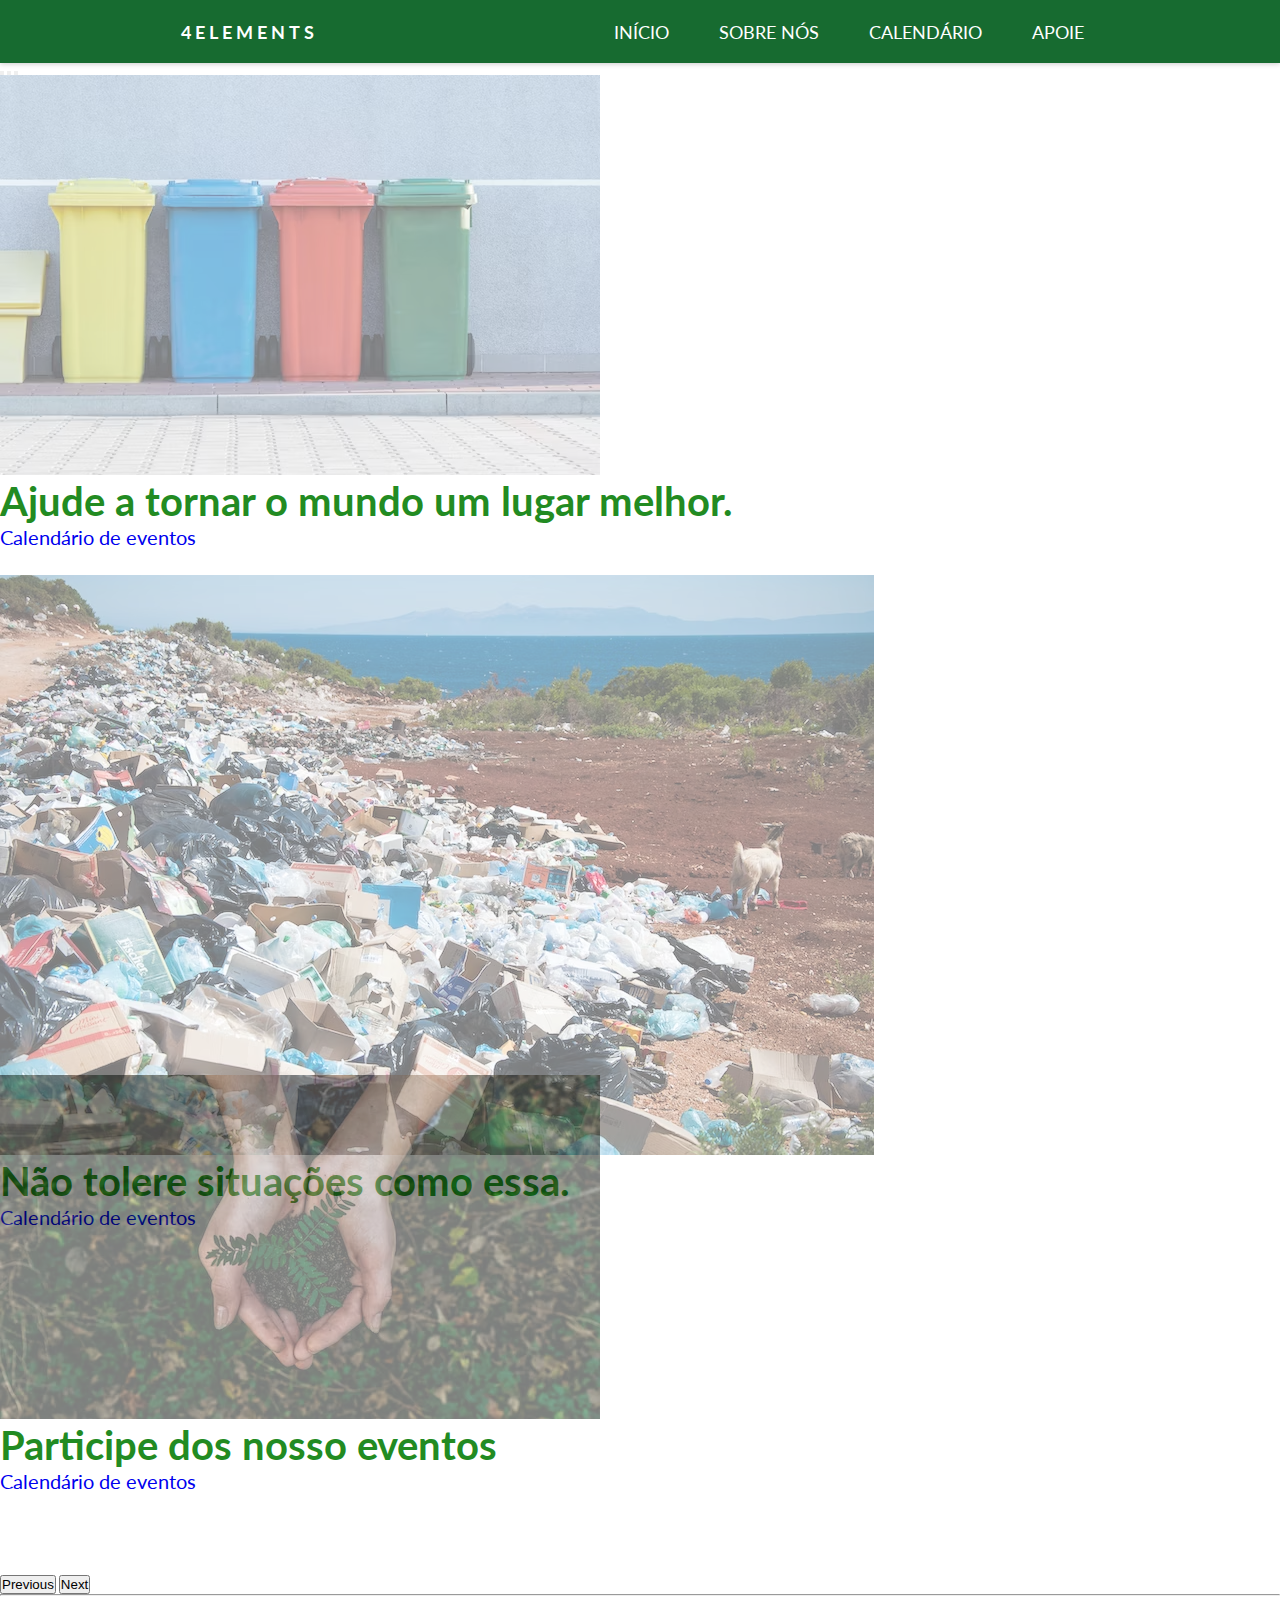
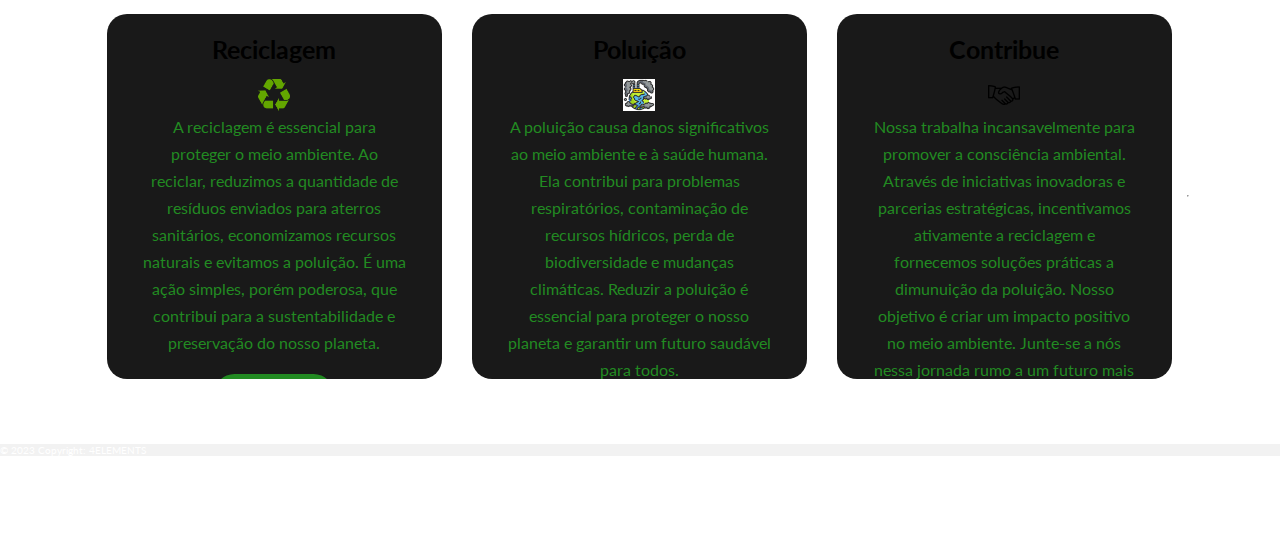
<file: index.html>
<!DOCTYPE html>
<html lang="pt-br">
<head>
    <meta charset="UTF-8">
    <meta http-equiv="X-UA-Compatible" content="IE=edge">
    <meta name="viewport" content="width=device-width, initial-scale=1.0">
    <title>APS</title>
    <link rel="stylesheet" href="styles.css">
    <link href="https://cdn.jsdelivr.net/npm/bootstrap@5.3.0-alpha3/dist/css/bootstrap.min.css" rel="stylesheet"
        integrity="sha384-KK94CHFLLe+nY2dmCWGMq91rCGa5gtU4mk92HdvYe+M/SXH301p5ILy+dN9+nJOZ" crossorigin="anonymous">
    <script src="https://stackpath.bootstrapcdn.com/bootstrap/4.1.3/js/bootstrap.min.js" integrity="sha384-ChfqqxuZUCnJSK3+MXmPNIyE6ZbWh2IMqE241rYiqJxyMiZ6OW/JmZQ5stwEULTy" crossorigin="anonymous"></script>
    
</head>
<body>
    
    <header class="header">
        
        <div class="menu-content">
          <h1 class="logo"> 4Elements</h1>
            <ul class="lista">
              
                <li><a href="index.html" target="_blank">início</a></li>
                <li><a href="sobrenos/sobrenos.html" target="_blank">Sobre nós</a></li>
                <li><a href="calendario/calendario.html" target="_blank">Calendário</a></li>
                <li><a href="login/login.html" target="_blank">Apoie</a></li>
            </ul>
            
        </nav>
        </div>
    </header>  
    <main>
        <div id="carouselExampleDark" class="carousel carousel-dark slide" data-bs-ride="carousel">
            <div class="carousel-indicators">
              <button type="button" data-bs-target="#carouselExampleDark" data-bs-slide-to="0" class="active" aria-current="true" aria-label="Slide 1"></button>
              <button type="button" data-bs-target="#carouselExampleDark" data-bs-slide-to="1" aria-label="Slide 2"></button>
              <button type="button" data-bs-target="#carouselExampleDark" data-bs-slide-to="2" aria-label="Slide 3"></button>
            </div>
            <div class="carousel-inner">
              <div class="carousel-item active" data-bs-interval="10000">
                <img src="imagens/reciclagem2.avif" class="d-block w-100 banners" alt="...">
                <div class="carousel-caption d-none d-md-block">
                  <h5 id="primeiralegenda">Ajude a tornar o mundo um lugar melhor.</h5>
                  <a href="calendario/calendario.html" target="_blank" class="btn btn-success" id="terceirobotao">Calendário de eventos</a>
                  
                </div>
              </div>
              <div class="carousel-item" data-bs-interval="2000">
                <img id="imagem1" src="imagens/lixão.avif"  class="d-block w-100 banners" alt="..." >
                <div class="carousel-caption d-none d-md-block">
                  <h5 id="segundaleganda">Não tolere situações como essa.</h5>
                 <a href="calendario/calendario.html" target="_blank" class="btn btn-success" id="segundobotao">Calendário de eventos</a>
                </div>
              </div>
              <div class="carousel-item">
                <img src="imagens/plantando.avif" class="d-block w-100 banners" alt="...">
                <div class="carousel-caption d-none d-md-block">
                  <h5 id="terceiralegenda">Participe dos nosso eventos</h5>
                  <a href="calendario/calendario.html" target="_blank" class="btn btn-success" id="primeirobotao">Calendário de eventos</a>
                </div>
              </div>
            </div>
            <button class="carousel-control-prev" type="button" data-bs-target="#carouselExampleDark" data-bs-slide="prev">
              <span class="carousel-control-prev-icon" aria-hidden="true"></span>
              <span class="visually-hidden">Previous</span>
            </button>
            <button class="carousel-control-next" type="button" data-bs-target="#carouselExampleDark" data-bs-slide="next">
              <span class="carousel-control-next-icon" aria-hidden="true"></span>
              <span class="visually-hidden">Next</span>
            </button>
          </div>
          <hr id="divisao">
          <div class="box">
            <div class="card">
                <h5 id="titulo3">Reciclagem</h5>
                <img src="imagens/simbolo-de-reciclagem.png" alt="..." width="32px" height="32px" class="mx-auto d-block">
                <div class="pra">
                    <p>A reciclagem é essencial para proteger o meio ambiente. Ao reciclar, reduzimos a quantidade de resíduos enviados para aterros sanitários, economizamos recursos naturais e evitamos a poluição. É uma ação simples, porém poderosa, que contribui para a sustentabilidade e preservação do nosso planeta.</p>
                    <p style="text-align: center;">
                        <a class="button" href="reciclagem/reciclagem.html" target="_blank">saiba mais</a>
                    </p>
                </div>
            </div>
            <div class="box">
                <div class="card">   
                    <h5 id="titulo">Poluição</h5>
                    <div class="pra">
                        <img src="imagens/planeta.png" alt="..." width="32px" height="32px" class="mx-auto d-block">
                        <p>A poluição causa danos significativos ao meio ambiente e à saúde humana. Ela contribui para problemas respiratórios, contaminação de recursos hídricos, perda de biodiversidade e mudanças climáticas. Reduzir a poluição é essencial para proteger o nosso planeta e garantir um futuro saudável para todos.</p>
    
                        <p style="text-align: center;">
                            <a class="button" href="poluição/poluição.html" target="_blank">saiba mais</a>
                        </p>
                    </div>
                </div>
                <div class="box">
                    <div class="card">
                        <h5 id="titulo2">Contribue</h5>
                        <div class="pra">
                            <img src="imagens/mão.png" alt="..." width="32px" height="32px" class="mx-auto d-block">
                            <p>Nossa trabalha incansavelmente para promover a consciência ambiental. Através de iniciativas inovadoras e parcerias estratégicas, incentivamos ativamente a reciclagem e fornecemos soluções práticas a dimunuição da poluição. Nosso objetivo é criar um impacto positivo no meio ambiente. Junte-se a nós nessa jornada rumo a um futuro mais verde e consciente.




                            </p>
        
                            <p style="text-align: center;">
                                <a class="button" href="login/login.html" target="_blank">saiba mais</a>
                            </p>
                        </div>
                    </div>
          </div>
          <hr id="divisao">

    </main>
    <footer class="text-center text-lg-start bg-light text-muted">
        <section class="d-flex justify-content-center justify-content-lg-between p-4 border-bottom">
            <div class="me-5 d-none d-lg-block">
                <p id="numero">tel:(11)5614-83621</p> 
                <p>Instagram: 4Elements_oficial</p>
                <p>Youtube: 4Elements</p>
                <p>Twitter: @4Elements</p>
            </div>
        </section>
        <!-- Copyright -->
        <div class="text-center p-4" style="background-color: rgba(0, 0, 0, 0.05);">
            © 2023 Copyright: 4ELEMENTS

        </div>
        <!-- Copyright -->
    </footer>
            <script src="https://cdn.jsdelivr.net/npm/bootstrap@5.3.0-alpha3/dist/js/bootstrap.bundle.min.js"
            integrity="sha384-ENjdO4Dr2bkBIFxQpeoTz1HIcje39Wm4jDKdf19U8gI4ddQ3GYNS7NTKfAdVQSZe"
            crossorigin="anonymous"></script>
</body>
</html>
</file>
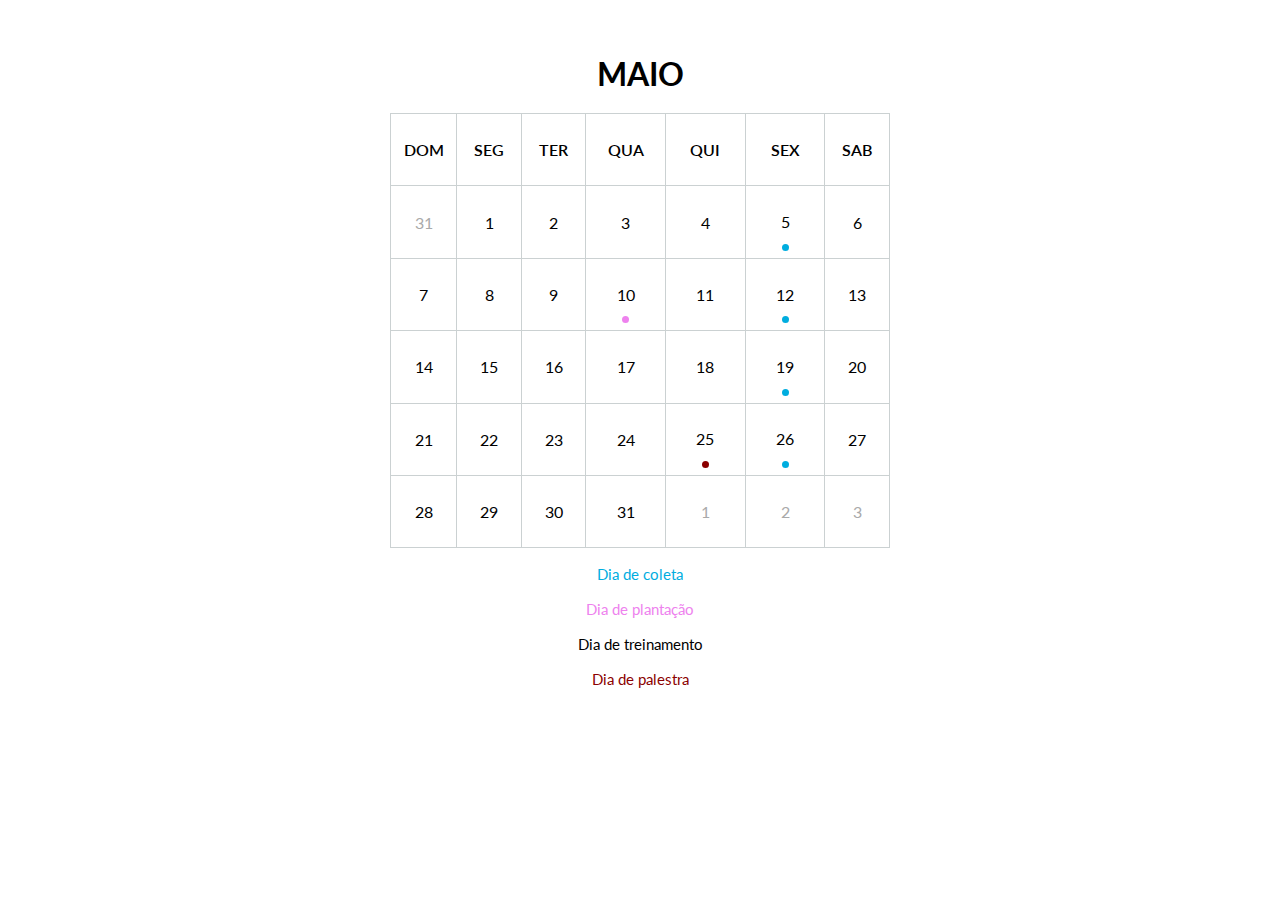
<file: calendario/calendario.html>
<!DOCTYPE html>
<html lang="pt-br">
<head>
    <meta charset="UTF-8">
    <meta http-equiv="X-UA-Compatible" content="IE=edge">
    <meta name="viewport" content="width=device-width, initial-scale=1.0">
    <title>calendário</title>
    <link rel="stylesheet" href="calendario.css">
</head>
<body>
    
   <main>
    <div class="conteudo">
        <div class="calendario">
            <header>
                <h2 id="mes">Maio</h2>
            </header>
    <table>
        <thead>
            <tr>
                <td>Dom</td>
                <td>Seg</td>
                <td>Ter</td>
                <td>Qua</td>
                <td>Qui</td>
                <td>Sex</td>
                <td>Sab</td>
            </tr>
        </thead>
        <tbody id="dias">
            <tr>
                <td class="mes-anterior">31</td>
                <td>1</td>
                <td>2</td>
                <td>3</td>
                <td>4</td>
                <td class="evento"><a href="#">5</a></td>
                <td>6</td>
            </tr>
            <tr>
                <td>7</td>
                <td>8</td>
                <td>9</td>
                <td class="evento2"><a href="#">10</a></td>
                <td>11</td>
                <td class="evento"><a href="#">12</a></td>
                <td>13</td>
            </tr>
            <tr>
                <td>14</td>
                <td>15</td>
                <td>16</td>
                <td>17</td>
                <td>18</td>
                <td class="evento"><a href="#">19</a></td>
                <td>20</td>
            </tr>
            <tr>
                <td>21</td>
                <td>22</td>
                <td>23</td>
                <td>24</td>
                <td class="evento3"><a href="#">25</a></td>
                <td class="evento"><a href="#">26</a></td>
                <td>27</td>
            </tr>
            <tr>
                <td>28</td>
                <td>29</td>
                <td>30</td>
                <td>31</td>
                <td class="mes-seguinte">1</td>
                <td class="mes-seguinte">2</td>
                <td class="mes-seguinte">3</td>
        </tbody>
    </table>
    <figcaption id="legenda1">Dia de coleta</figcaption>
    <figcaption id="legenda2">Dia de plantação</figcaption>
    <figcaption id="legenda5">Dia de treinamento</figcaption>
    <figcaption id="legenda3">Dia de palestra</figcaption>
    </div>
    </div>
</main>
</body>
</html>
</file>
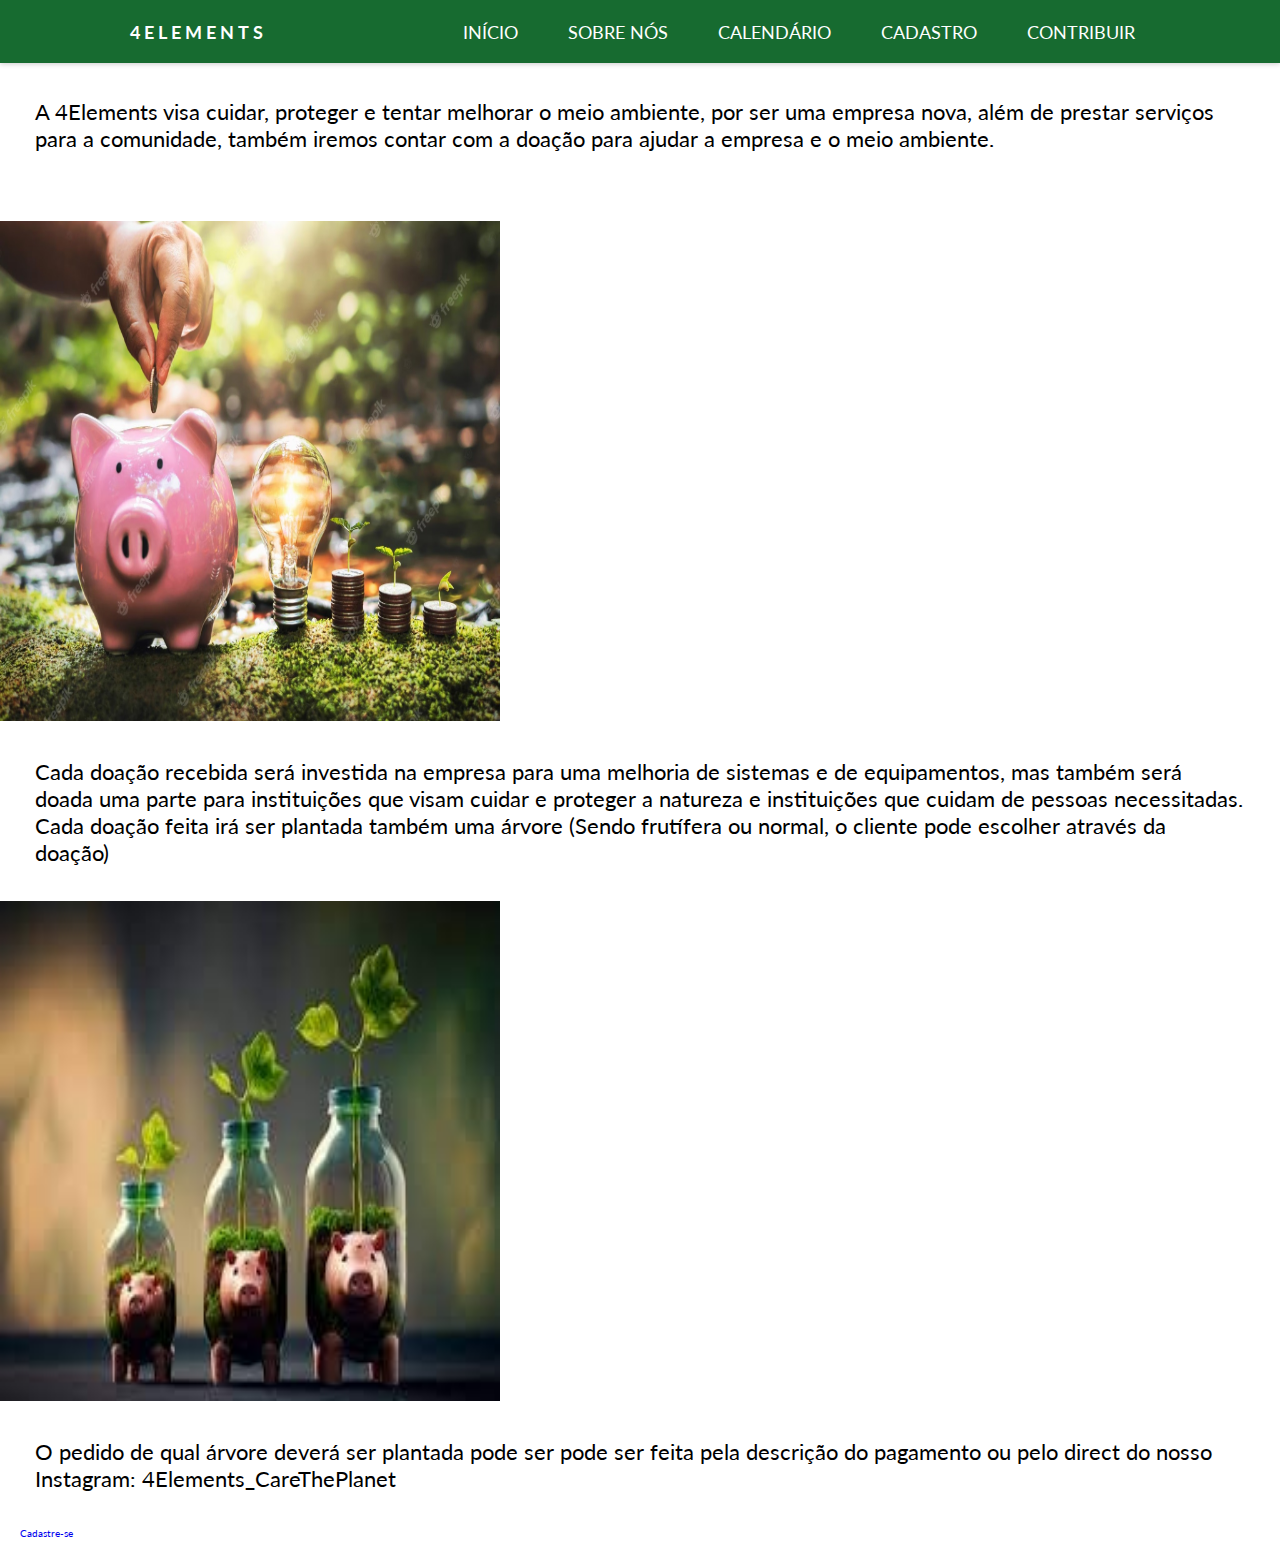
<file: contribua/contribua.html>
<!DOCTYPE html>
<html lang="pt-br">
<head>
    <meta charset="UTF-8">
    <meta http-equiv="X-UA-Compatible" content="IE=edge">
    <meta name="viewport" content="width=device-width, initial-scale=1.0">
    <title>Contribua</title>
    <link href="https://cdn.jsdelivr.net/npm/bootstrap@5.3.0-alpha3/dist/css/bootstrap.min.css" rel="stylesheet"
    integrity="sha384-KK94CHFLLe+nY2dmCWGMq91rCGa5gtU4mk92HdvYe+M/SXH301p5ILy+dN9+nJOZ" crossorigin="anonymous">
<script src="https://stackpath.bootstrapcdn.com/bootstrap/4.1.3/js/bootstrap.min.js" integrity="sha384-ChfqqxuZUCnJSK3+MXmPNIyE6ZbWh2IMqE241rYiqJxyMiZ6OW/JmZQ5stwEULTy" crossorigin="anonymous"></script>
<link rel="stylesheet" href="contribua.css">
</head>
<body>
    <header class="header">
        
        <div class="menu-content">
          <h1 class="logo"> 4Elements</h1>
            <ul class="lista">
              
                <li><a href="index.html" target="_blank">início</a></li>
                <li><a href="sobrenos/sobrenos.html" target="_blank">Sobre nós</a></li>
                <li><a href="calendario/calendario.html" target="_blank">Calendário</a></li>
                <li><a href="login/login.html" target="_blank">Cadastro</a></li>
                <li><a href="contribua/contribua.html" target="_blank">Contribuir</a></li>
            </ul>
            
        </nav>
        </div>
    </header>  
    <main>
        <p id="para">A 4Elements visa cuidar, proteger e tentar melhorar o meio ambiente, por ser uma empresa nova, além de prestar serviços para a comunidade, também iremos contar com a doação para ajudar a empresa e o meio ambiente.</p>
        <h1 id="titulo0">Como ela irá funcionar?</h1>
        <img src="1fe4f9fa-6cb5-4b79-bdd7-576726b4b53d.jpg" alt="..." width="500px" height="500px" class="mx-auto d-block">
        <p id="para"> Cada doação recebida será investida na empresa para uma melhoria de sistemas e de equipamentos, mas também será doada uma parte para instituições que visam cuidar e proteger a natureza e instituições que cuidam de pessoas necessitadas. Cada doação feita irá ser plantada também uma árvore (Sendo frutífera ou normal, o cliente pode escolher através da doação)</p>
        <img src="28ce03ea-9591-4149-8cdf-2d7cbadb8a11.jpg" alt="..." width="500px" height="500px" class="mx-auto d-block">
        <p id="para"> O pedido de qual árvore deverá ser plantada pode ser pode ser feita pela descrição do pagamento ou pelo direct do nosso Instagram:
 4Elements_CareThePlanet</p>
 <a class="btn btn-success mx-auto d-block" href="../login/login.html" target="_blank" style="padding: 10px 20px;">Cadastre-se</a>
    </main>
</body>
</html>
</file>
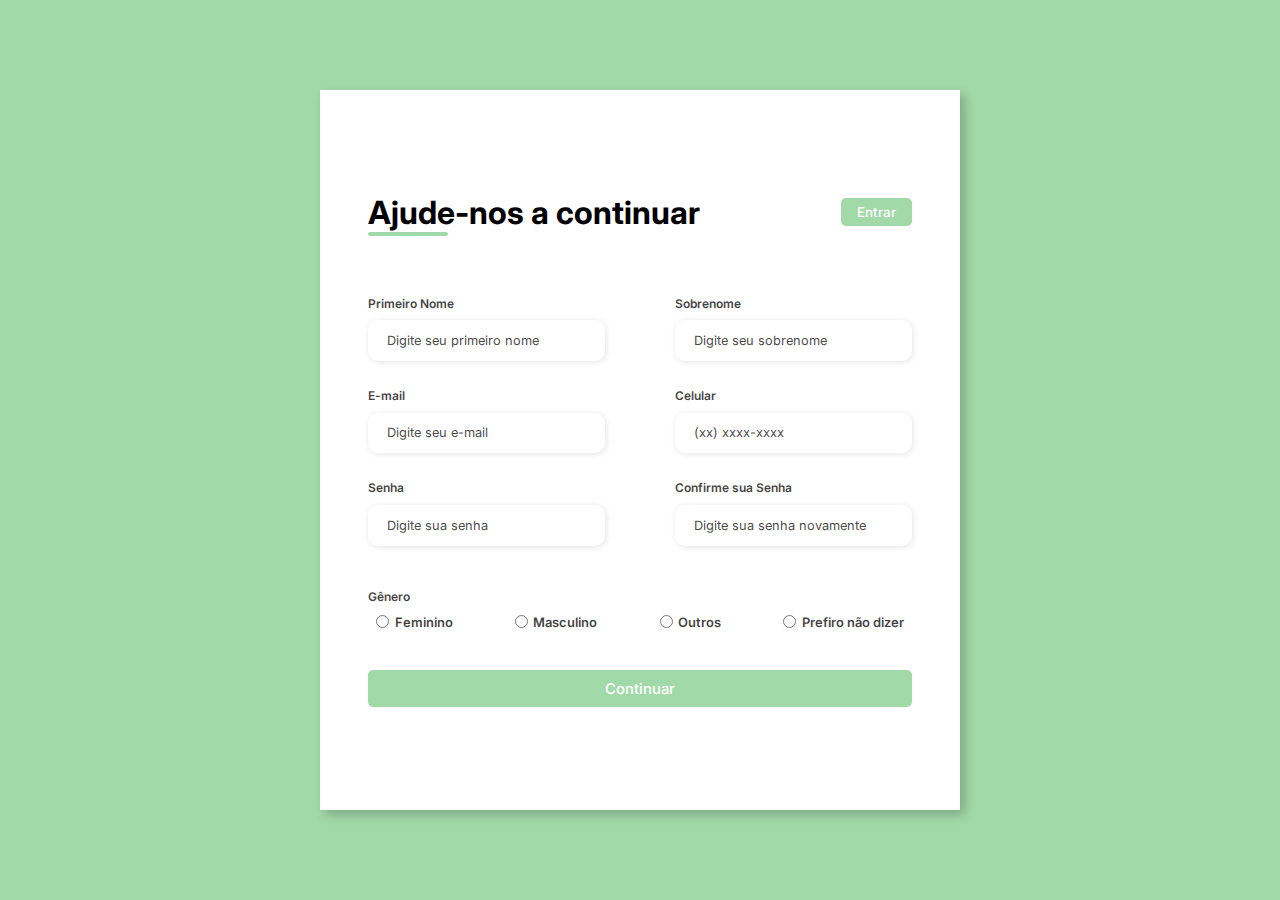
<file: login/login.html>
<!DOCTYPE html>
<html lang="pt-br">

<head>
    <meta charset="UTF-8">
    <meta http-equiv="X-UA-Compatible" content="IE=edge">
    <meta name="viewport" content="width=device-width, initial-scale=1.0">
    <link rel="stylesheet" href="login.css">
    <title>Apoie</title>
</head>

<body>
    <div class="container">
        <div class="form-image">
            <img src="imagens/undraw_secure_login_pdn4.svg" alt="">
        </div>
        <div class="form">
            <form action="#">
                <div class="form-header">
                    <div class="title">
                        <h1>Ajude-nos a continuar</h1>
                    </div>
                    <div class="login-button">
                        <button><a href="#">Entrar</a></button>
                    </div>
                </div>

                <div class="input-group">
                    <div class="input-box">
                        <label for="firstname">Primeiro Nome</label>
                        <input id="firstname" type="text" name="firstname" placeholder="Digite seu primeiro nome" required>
                    </div>

                    <div class="input-box">
                        <label for="lastname">Sobrenome</label>
                        <input id="lastname" type="text" name="lastname" placeholder="Digite seu sobrenome" required>
                    </div>
                    <div class="input-box">
                        <label for="email">E-mail</label>
                        <input id="email" type="email" name="email" placeholder="Digite seu e-mail" required>
                    </div>

                    <div class="input-box">
                        <label for="number">Celular</label>
                        <input id="number" type="tel" name="number" placeholder="(xx) xxxx-xxxx" required>
                    </div>

                    <div class="input-box">
                        <label for="password">Senha</label>
                        <input id="password" type="password" name="password" placeholder="Digite sua senha" required>
                    </div>


                    <div class="input-box">
                        <label for="confirmPassword">Confirme sua Senha</label>
                        <input id="confirmPassword" type="password" name="confirmPassword" placeholder="Digite sua senha novamente" required>
                    </div>

                </div>

                <div class="gender-inputs">
                    <div class="gender-title">
                        <h6>Gênero</h6>
                    </div>

                    <div class="gender-group">
                        <div class="gender-input">
                            <input id="female" type="radio" name="gender">
                            <label for="female">Feminino</label>
                        </div>

                        <div class="gender-input">
                            <input id="male" type="radio" name="gender">
                            <label for="male">Masculino</label>
                        </div>

                        <div class="gender-input">
                            <input id="others" type="radio" name="gender">
                            <label for="others">Outros</label>
                        </div>

                        <div class="gender-input">
                            <input id="none" type="radio" name="gender">
                            <label for="none">Prefiro não dizer</label>
                        </div>
                    </div>
                </div>

                <div class="continue-button">
                    <button><a href="#">Continuar</a> </button>
                </div>
            </form>
        </div>
    </div>
</body>

</html>
</file>
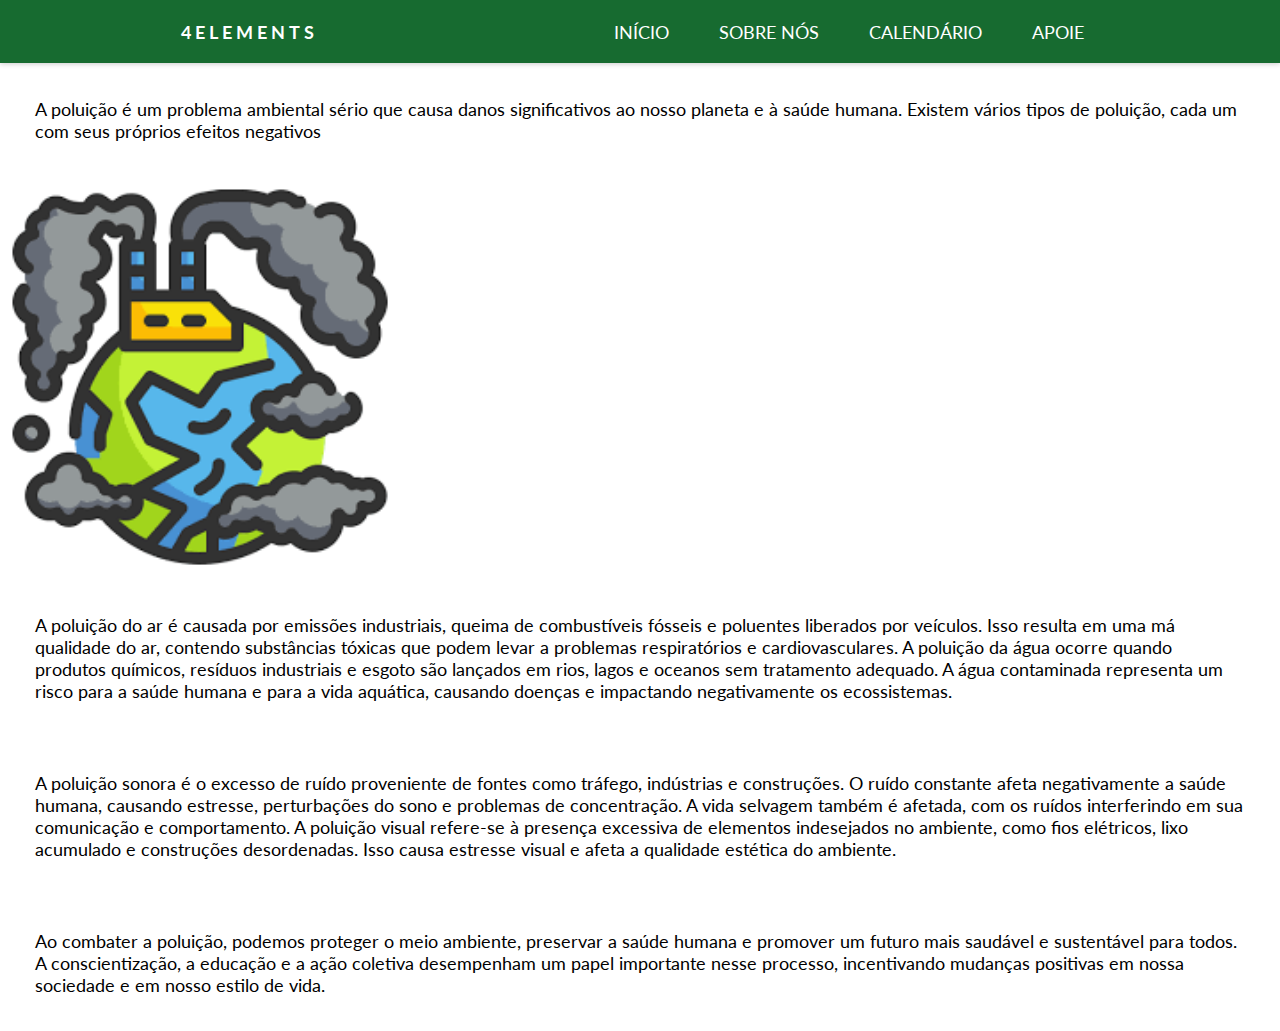
<file: poluição/poluição.html>
<!DOCTYPE html>
<html lang="pt-br">
<head>
    <meta charset="UTF-8">
    <meta http-equiv="X-UA-Compatible" content="IE=edge">
    <meta name="viewport" content="width=device-width, initial-scale=1.0">
    <title>Poluição</title>
    <link rel="stylesheet" href="poluição.css">
    <link href="https://cdn.jsdelivr.net/npm/bootstrap@5.3.0-alpha3/dist/css/bootstrap.min.css" rel="stylesheet"
    integrity="sha384-KK94CHFLLe+nY2dmCWGMq91rCGa5gtU4mk92HdvYe+M/SXH301p5ILy+dN9+nJOZ" crossorigin="anonymous">
    <script src="https://stackpath.bootstrapcdn.com/bootstrap/4.1.3/js/bootstrap.min.js" integrity="sha384-ChfqqxuZUCnJSK3+MXmPNIyE6ZbWh2IMqE241rYiqJxyMiZ6OW/JmZQ5stwEULTy" crossorigin="anonymous"></script>
</head>
<body>
    <header class="header">
        
        <div class="menu-content">
          <h1 class="logo"> 4Elements</h1>
            <ul class="lista">
              
                <li><a href="index.html" target="_blank">início</a></li>
                <li><a href="sobrenos/sobrenos.html" target="_blank">Sobre nós</a></li>
                <li><a href="calendario/calendario.html" target="_blank">Calendário</a></li>
                <li><a href="login/login.html" target="_blank">Apoie</a></li>
            </ul>
            
        </nav>
        </div>
    </header>  
    <main>
        <p id="para">A poluição é um problema ambiental sério que causa danos significativos ao nosso planeta e à saúde humana. Existem vários tipos de poluição, cada um com seus próprios efeitos negativos</p> 
        <img src="planeta.png" alt="..." width="400px" height="400px" class="mx-auto d-block">
        <p id="para">A poluição do ar é causada por emissões industriais, queima de combustíveis fósseis e poluentes liberados por veículos. Isso resulta em uma má qualidade do ar, contendo substâncias tóxicas que podem levar a problemas respiratórios e cardiovasculares. A poluição da água ocorre quando produtos químicos, resíduos industriais e esgoto são lançados em rios, lagos e oceanos sem tratamento adequado. A água contaminada representa um risco para a saúde humana e para a vida aquática, causando doenças e impactando negativamente os ecossistemas.</p>
        <p id="para">A poluição sonora é o excesso de ruído proveniente de fontes como tráfego, indústrias e construções. O ruído constante afeta negativamente a saúde humana, causando estresse, perturbações do sono e problemas de concentração. A vida selvagem também é afetada, com os ruídos interferindo em sua comunicação e comportamento.

            A poluição visual refere-se à presença excessiva de elementos indesejados no ambiente, como fios elétricos, lixo acumulado e construções desordenadas. Isso causa estresse visual e afeta a qualidade estética do ambiente.</p>
            <p id="para">Ao combater a poluição, podemos proteger o meio ambiente, preservar a saúde humana e promover um futuro mais saudável e sustentável para todos. A conscientização, a educação e a ação coletiva desempenham um papel importante nesse processo, incentivando mudanças positivas em nossa sociedade e em nosso estilo de vida.</p>


    </main>
</body>
</html>
</file>
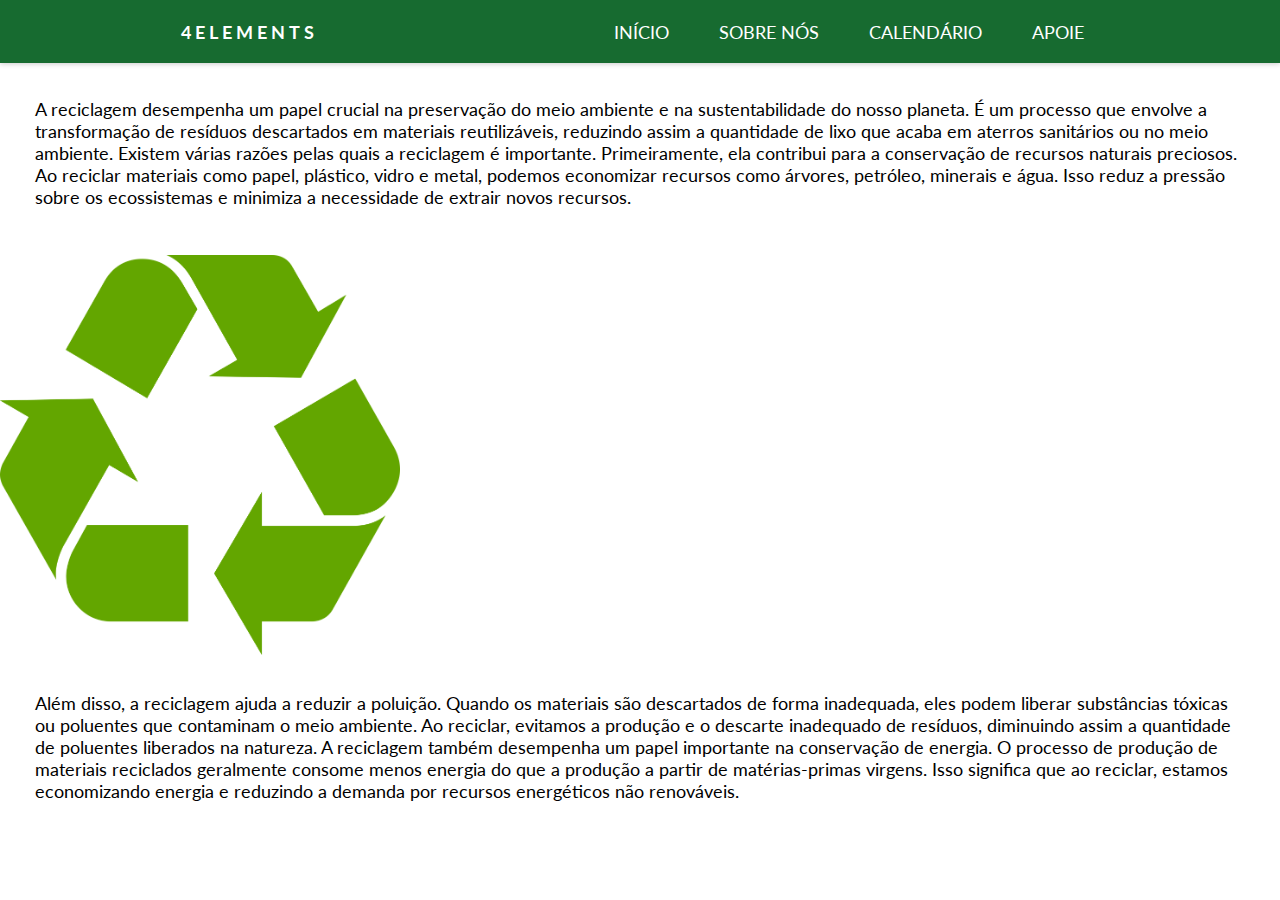
<file: reciclagem/reciclagem.html>
<!DOCTYPE html>
<html lang="pt-br">
<head>
    <meta charset="UTF-8">
    <meta http-equiv="X-UA-Compatible" content="IE=edge">
    <meta name="viewport" content="width=device-width, initial-scale=1.0">
    <title>Reciclagem</title>
    <link rel="stylesheet" href="reciclagem.css">
    <link href="https://cdn.jsdelivr.net/npm/bootstrap@5.3.0-alpha3/dist/css/bootstrap.min.css" rel="stylesheet"
    integrity="sha384-KK94CHFLLe+nY2dmCWGMq91rCGa5gtU4mk92HdvYe+M/SXH301p5ILy+dN9+nJOZ" crossorigin="anonymous">
<script src="https://stackpath.bootstrapcdn.com/bootstrap/4.1.3/js/bootstrap.min.js" integrity="sha384-ChfqqxuZUCnJSK3+MXmPNIyE6ZbWh2IMqE241rYiqJxyMiZ6OW/JmZQ5stwEULTy" crossorigin="anonymous"></script>
</head>
<body>
    <header class="header">
        
        <div class="menu-content">
          <h1 class="logo"> 4Elements</h1>
            <ul class="lista">
              
                <li><a href="index.html" target="_blank">início</a></li>
                <li><a href="sobrenos/sobrenos.html" target="_blank">Sobre nós</a></li>
                <li><a href="calendario/calendario.html" target="_blank">Calendário</a></li>
                <li><a href="login/login.html" target="_blank">Apoie</a></li>
            </ul>
            
        </nav>
        </div>
    </header> 
    <main>
    <p id="para">A reciclagem desempenha um papel crucial na preservação do meio ambiente e na sustentabilidade do nosso planeta. É um processo que envolve a transformação de resíduos descartados em materiais reutilizáveis, reduzindo assim a quantidade de lixo que acaba em aterros sanitários ou no meio ambiente.

        Existem várias razões pelas quais a reciclagem é importante. Primeiramente, ela contribui para a conservação de recursos naturais preciosos. Ao reciclar materiais como papel, plástico, vidro e metal, podemos economizar recursos como árvores, petróleo, minerais e água. Isso reduz a pressão sobre os ecossistemas e minimiza a necessidade de extrair novos recursos.</p> <br>
        <img src="simbolo-de-reciclagem.png" alt="..." width="400px" height="400px" class="mx-auto d-block">
        <p id="para">Além disso, a reciclagem ajuda a reduzir a poluição. Quando os materiais são descartados de forma inadequada, eles podem liberar substâncias tóxicas ou poluentes que contaminam o meio ambiente. Ao reciclar, evitamos a produção e o descarte inadequado de resíduos, diminuindo assim a quantidade de poluentes liberados na natureza.

            A reciclagem também desempenha um papel importante na conservação de energia. O processo de produção de materiais reciclados geralmente consome menos energia do que a produção a partir de matérias-primas virgens. Isso significa que ao reciclar, estamos economizando energia e reduzindo a demanda por recursos energéticos não renováveis.</p>
    </main>
</body>
</html>
</file>
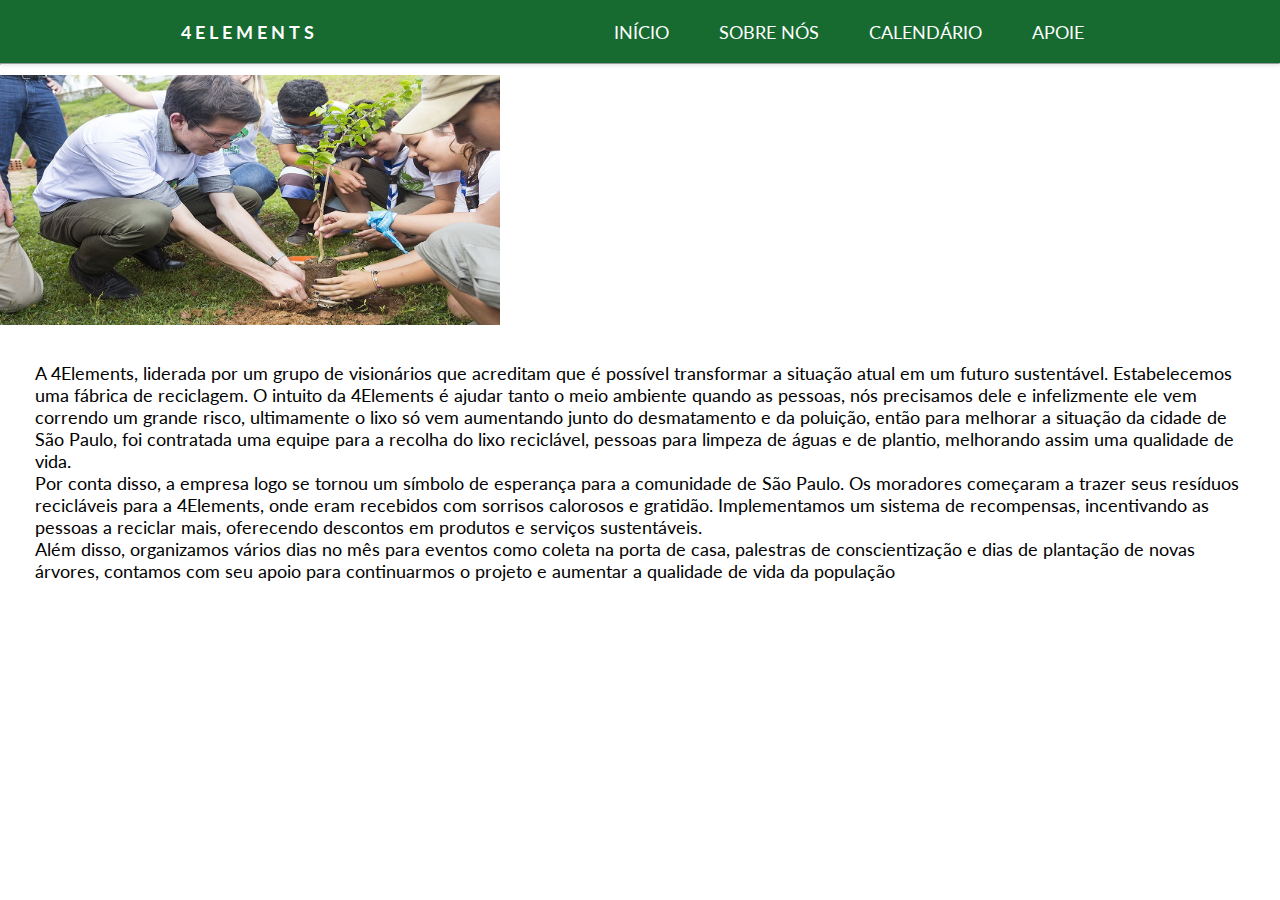
<file: sobrenos/sobrenos.html>
<!DOCTYPE html>
<html lang="pt-br">
<head>
    <meta charset="UTF-8">
    <meta http-equiv="X-UA-Compatible" content="IE=edge">
    <meta name="viewport" content="width=device-width, initial-scale=1.0">
    <title>Sobre nós</title>
    <link rel="stylesheet" href="sobrenos.css">
    <link href="https://cdn.jsdelivr.net/npm/bootstrap@5.3.0-alpha3/dist/css/bootstrap.min.css" rel="stylesheet"
        integrity="sha384-KK94CHFLLe+nY2dmCWGMq91rCGa5gtU4mk92HdvYe+M/SXH301p5ILy+dN9+nJOZ" crossorigin="anonymous">
    <script src="https://stackpath.bootstrapcdn.com/bootstrap/4.1.3/js/bootstrap.min.js" integrity="sha384-ChfqqxuZUCnJSK3+MXmPNIyE6ZbWh2IMqE241rYiqJxyMiZ6OW/JmZQ5stwEULTy" crossorigin="anonymous"></script>
</head>
<body>
    <header class="header">
        
        <div class="menu-content">
            <h1 class="logo"> 4Elements</h1>
            <ul class="lista">
                <li><a href="index.html" target="_blank">início</a></li>
                <li><a href="sobrenos/sobrenos.html" target="_blank">Sobre nós</a></li>
                <li><a href="calendario/calendario.html" target="_blank">Calendário</a></li>
                <li><a href="login/login.html" target="_blank">Apoie</a></li>
            </ul>
            
        </nav>
        </div>
       
        <hr id="divisao">
    </header>
    <main>
        <br>
        <img src="plantando.jpg" alt="..." width="500px" height="250px" class="mx-auto d-block">
        <br>
        <p id="para">A 4Elements, liderada por um grupo de visionários que acreditam que é possível transformar a situação atual 
            em um futuro sustentável.
            Estabelecemos uma fábrica de reciclagem.
            
            O intuito da 4Elements é ajudar tanto o meio ambiente quando as pessoas, nós precisamos dele e infelizmente ele vem correndo um grande risco, ultimamente o lixo só vem aumentando junto do desmatamento e da poluição, então para melhorar a situação da cidade de São Paulo, foi contratada uma equipe para a recolha do lixo reciclável, pessoas para limpeza de águas e de plantio, melhorando assim uma qualidade de vida. <br>
            
            Por conta disso, a empresa logo se tornou um símbolo de esperança para a comunidade de São Paulo. Os moradores começaram a trazer
             seus resíduos recicláveis para a 4Elements, onde eram recebidos com sorrisos calorosos e gratidão. Implementamos
            um sistema de recompensas, incentivando as pessoas a reciclar mais, oferecendo descontos em produtos e serviços 
            sustentáveis. <br> Além disso, organizamos vários dias no mês para eventos como coleta na porta de casa, palestras de 
            conscientização e dias de plantação de novas árvores, contamos com seu apoio para continuarmos o projeto e aumentar
            a qualidade de vida da população</p>
    </main> 
</body>
</html>
</file>
<file: styles.css>
@import url('https://fonts.googleapis.com/css2?family=Lato:wght@400;700&display=swap');

* {
    margin: 0;
    padding: 0;
    box-sizing: border-box;
    list-style: none;
    text-decoration: none;
}

html{ 
    width: 100vw;
    height: 100vh;
    font-size: 62.5%;
    font-family: 'Lato', sans-serif;
    color: white;
}

header{
    width: 100%; 
    height: 7vh;
    background-color: rgb(23, 107, 48);
}

.menu-content{
    text-transform: uppercase;
    height: 100%;
    display: flex;
    justify-content: space-around;
    align-items: center;
    font-size: 1.8rem;
    padding: 18px 40px;
    box-shadow: 0 0.1rem 0.5rem #ccc;
}
.logo {
    font-size: 1.8rem;
    letter-spacing: 0.4rem;
    cursor: pointer;
    color: white;
}
.menu-content .lista{
    display: flex;
    list-style: none;
    gap: 20px;
}

.menu-content .lista a {
    text-decoration: none; 
    color: white;
    padding: 1.5rem; 
}


body{
    background-color: rgb(255, 255, 255);
    padding-bottom: 100px;
    
}

.conteudo{
    left: 50%;
    margin: 0 0 0 -500px;
    position: absolute;
    width: 500px;
    background-color: red;
    height: 20px;
}

.para{
    color: black;
    font-size: 1.8rem;
    overflow-wrap: break-word;
}
.texto1 .conteudo1{
    display: flex;
}

.teste{
    color: black;
    overflow-wrap: break-word;
    font-size: 1.9rem;
    margin-left: 10px;
}
.title h2{
    color: white;
    font-size: 75px;
    width: 1130px;
    margin: 30px auto;
    text-align: center;
}
.box{
    display: flex;
    justify-content: center;
    align-items: center;
    min-height: 400px;
}
.card{
    height: 365px;
    width: 335px;
    padding: 20px 35px;
    background: #191919;
    border-radius: 20px;
    margin: 15px;
    position: relative;
    overflow: hidden;
    text-align: center;
}
#titulo{
    color: black;
    font-size: 25px;
    margin-bottom: 15px;
}
#titulo2{
    color: black;
    font-size: 25px;
    margin-bottom: 15px;
}
#titulo3{
    color: black;
    font-size: 25px;
    margin-bottom: 15px;
}

.pra p{
    color: forestgreen;
    font-size: 16px;
    line-height: 27px;
    margin-bottom: 25px;
}
.card .button{
    background-color: forestgreen;
    color: white;
    text-decoration: none;
    border: 2px solid transparent;
    font-weight: bold;
    padding: 9px 22px;
    border-radius: 30px;
    transition: .4s;
}
#contato{
    width: 100%;
    height: 600px;
    display: flex;
    align-items: center;
    
    flex-direction: column;
    justify-content: center;
}
.contato p{
    color: white;
    font-size: 30px;
    font-weight: bold;
    margin-bottom: 25px;
}
.carousel-item{

}
hr {
    order-width: 2px;
}
.carousel-item {
    height: 500px;
}
#primeiralegenda{
    color: forestgreen;
    font-size: 40px;
}
#segundaleganda{
    color: forestgreen;
    font-size: 40px;
}
.banners {
    opacity: 0.5;
}
#terceiralegenda{
    color: forestgreen;
    font-size: 40px;
}
#primeirobotao{
    font-size: 20px;
}
#segundobotao{
    font-size: 20px;
}
#terceirobotao{
    font-size: 20px;
}
#numero{
    align-items: center;
}
</file>
<file: calendario/calendario.css>
@import url('https://fonts.googleapis.com/css2?family=Lato:wght@700&display=swap');
*{
    padding: 0;
    margin: 0;
    font-family: 'lato', 'sans-serif';
    margin-top: 17px;
}

.conteudo {
    left: 50%;
    margin: 0 0 0 -250px;/*centraliza os quadrados*/
    position: absolute;
    width: 500px; /*aumenta a largura dos quadrados*/
}
.calendario{
    text-align: center;
}
.conteudo .calendario header{
    position: relative;

}
h2 {
    margin-top: 20px;
    font-size: 32px;
    text-transform: uppercase;
}
.calendario table{
    margin-top: 20px;
    border-collapse: collapse;
}
.calendario thead{
    font-weight: 600; /* negrtito*/
    text-transform: uppercase;
}
.calendario td{
    border: 1px solid #cbd1d2; /* da uma bordar para todos os numeros, deixando eles com as linhas em volta*/
    height: 71.4px;
    text-align: center;
    width: 71.4px;
}
.calendario tbody td{ /* permite selecionar com cursor*/
    cursor: pointer;
}
.calendario tbody td:hover{ /*deixa os numeros com cor ao selecionar*/
    background: rgba(56, 142, 60, 1);
    color: #f9f9f9; /*cor do numero continua branco*/
}
.calendario tbody td.mes-anterior{
    color: darkgrey;
}
.mes-seguinte{
    color: darkgrey;
}
.evento a{
    text-decoration: none;
    color: black;
    padding: 1.9rem;
}
.evento{
    position: relative;
}
.evento::after{
    content: '';
    width: 7px;
    height: 7px;
    left: 50%;
    bottom: 7px;
    margin: -3.5px 0 0 -3.5px;
    background: #00addf;
    display: block;
    position: absolute;
    border-radius: 50%;
}
.evento2{
    position: relative;
}
.evento2::after{
    content: '';
    width: 7px;
    height: 7px;
    left: 50%;
    bottom: 7px;
    margin: -3.5px 0 0 -3.5px;
    background: rgba(238, 130, 238, 1);
    display: block;
    position: absolute;
    border-radius: 50%;
}
.evento2 a{
    text-decoration: none;
    color: black;
    padding: 1.9rem;
}
figcaption{
    font-size: 15px;
}
.evento3 a{
    text-decoration: none;
    color: black;
    padding: 1.9rem;
}
.evento3{
    position: relative;
}
.evento3::after{
    content: '';
    width: 7px;
    height: 7px;
    left: 50%;
    bottom: 7px;
    margin: -3.5px 0 0 -3.5px;
    background: rgba(139, 0, 0, 1);
    display: block;
    position: absolute;
    border-radius: 50%;
}
#legenda1{
    color: #00addf;
}
#legenda2{
    color: rgba(238, 130, 238, 1);
}
#legenda3{
    color: rgba(139, 0, 0, 1);
}
</file>
<file: contribua/contribua.css>
@import url('https://fonts.googleapis.com/css2?family=Lato:wght@400;700&display=swap');

* {
    margin: 0;
    padding: 0;
    box-sizing: border-box;
    list-style: none;
    text-decoration: none;
}
html{ 
    width: 100vw;
    height: 100vh;
    font-size: 62.5%;
    font-family: 'Lato', sans-serif;
    color: white;
}

header{
    width: 100%; 
    height: 7vh;
    background-color: rgb(23, 107, 48);
}

.menu-content{
    text-transform: uppercase;
    height: 100%;
    display: flex;
    justify-content: space-around;
    align-items: center;
    font-size: 1.8rem;
    padding: 18px 40px;
    box-shadow: 0 0.1rem 0.5rem #ccc;
}
.logo {
    font-size: 1.8rem;
    letter-spacing: 0.4rem;
    cursor: pointer;
    color: white;
}
.menu-content .lista{
    display: flex;
    list-style: none;
    gap: 20px;
}

.menu-content .lista a {
    text-decoration: none; 
    color: white;
    padding: 1.5rem; 
}
#para{
    color: black;
    font-size: 2.2rem;
    overflow-wrap: break-word;
    padding: 35px;
}
#titulo0{
    text-align: center;
    font-size: 2.8rem;
}
</file>
<file: login/login.css>
@import url('https://fonts.googleapis.com/css2?family=Inter:wght@200;300;400;500&family=Open+Sans:wght@300;400;500;600&display=swap');
* {
    padding: 0;
    margin: 0;
    box-sizing: border-box;
    font-family: 'Inter', sans-serif;
}

body {
    width: 100%;
    height: 100vh;
    display: flex;
    justify-content: center;
    align-items: center;
    background: #a2d9a8;
}

.container {
    width: 80%;
    height: 80vh;
    display: flex;
    box-shadow: 5px 5px 10px rgba(0, 0, 0, 0.212);
}

.form-image {
    width: 50%;
    display: flex;
    justify-content: center;
    align-items: center;
    background-color: #fde3a7d7;
    padding: 1rem;
}

.form-image img {
    width: 31rem;
}

.form {
    width: 50%;
    display: flex;
    flex-direction: column;
    justify-content: center;
    align-items: center;
    background-color: #fff;
    padding: 3rem;
}

.form-header {
    margin-bottom: 3rem;
    display: flex;
    justify-content: space-between;
}

.login-button {
    display: flex;
    align-items: center;
}

.login-button button {
    border: none;
    background-color: #a2d9a8;
    padding: 0.4rem 1rem;
    border-radius: 5px;
    cursor: pointer;
}

.login-button button:hover {
    background-color: #a2d9a8;
}

.login-button button a {
    text-decoration: none;
    font-weight: 500;
    color: #fff;
}

.form-header h1::after {
    content: '';
    display: block;
    width: 5rem;
    height: 0.3rem;
    background-color: #a2d9a8;
    margin: 0 auto;
    position: absolute;
    border-radius: 10px;
}

.input-group {
    display: flex;
    flex-wrap: wrap;
    justify-content: space-between;
    padding: 1rem 0;
}

.input-box {
    display: flex;
    flex-direction: column;
    margin-bottom: 1.1rem;
}

.input-box input {
    margin: 0.6rem 0;
    padding: 0.8rem 1.2rem;
    border: none;
    border-radius: 10px;
    box-shadow: 1px 1px 6px #0000001c;
    font-size: 0.8rem;
}

.input-box input:hover {
    background-color: #eeeeee75;
}

.input-box input:focus-visible {
    outline: 1px solid #a2d9a8;
}

.input-box label,
.gender-title h6 {
    font-size: 0.75rem;
    font-weight: 600;
    color: #000000c0;
}

.input-box input::placeholder {
    color: #000000be;
}

.gender-group {
    display: flex;
    justify-content: space-between;
    margin-top: 0.62rem;
    padding: 0 .5rem;
}

.gender-input {
    display: flex;
    align-items: center;
}

.gender-input input {
    margin-right: 0.35rem;
}

.gender-input label {
    font-size: 0.81rem;
    font-weight: 600;
    color: #000000c0;
}

.continue-button button {
    width: 100%;
    margin-top: 2.5rem;
    border: none;
    background-color: #a2d9a8;
    padding: 0.62rem;
    border-radius: 5px;
    cursor: pointer;
}

.continue-button button:hover {
    background-color: #a2d9a8;
}

.continue-button button a {
    text-decoration: none;
    font-size: 0.93rem;
    font-weight: 500;
    color: #fff;
}

@media screen and (max-width: 1330px) {
    .form-image {
        display: none;
    }
    .container {
        width: 50%;
    }
    .form {
        width: 100%;
    }
}

@media screen and (max-width: 1064px) {
    .container {
        width: 90%;
        height: auto;
    }
    .input-group {
        flex-direction: column;
        z-index: 5;
        padding-right: 5rem;
        max-height: 10rem;
        overflow-y: scroll;
        flex-wrap: nowrap;
    }
    .gender-inputs {
        margin-top: 2rem;
    }
    .gender-group {
        flex-direction: column;
    }
    .gender-title h6 {
        margin: 0;
    }
    .gender-input {
        margin-top: 0.5rem;
    }
}
</file>
<file: poluição/poluição.css>
@import url('https://fonts.googleapis.com/css2?family=Lato:wght@400;700&display=swap');

* {
    margin: 0;
    padding: 0;
    box-sizing: border-box;
    list-style: none;
    text-decoration: none;
}
html{ 
    width: 100vw;
    height: 100vh;
    font-size: 62.5%;
    font-family: 'Lato', sans-serif;
    color: white;
}

header{
    width: 100%; 
    height: 7vh;
    background-color: rgb(23, 107, 48);
}

.menu-content{
    text-transform: uppercase;
    height: 100%;
    display: flex;
    justify-content: space-around;
    align-items: center;
    font-size: 1.8rem;
    padding: 18px 40px;
    box-shadow: 0 0.1rem 0.5rem #ccc;
}
.logo {
    font-size: 1.8rem;
    letter-spacing: 0.4rem;
    cursor: pointer;
    color: white;
}
.menu-content .lista{
    display: flex;
    list-style: none;
    gap: 20px;
}

.menu-content .lista a {
    text-decoration: none; 
    color: white;
    padding: 1.5rem; 
}
#para{
    color: black;
    font-size: 1.8rem;
    overflow-wrap: break-word;
    padding: 35px;
}
</file>
<file: reciclagem/reciclagem.css>
@import url('https://fonts.googleapis.com/css2?family=Lato:wght@400;700&display=swap');

* {
    margin: 0;
    padding: 0;
    box-sizing: border-box;
    list-style: none;
    text-decoration: none;
}

html{ 
    width: 100vw;
    height: 100vh;
    font-size: 62.5%;
    font-family: 'Lato', sans-serif;
    color: white;
}

header{
    width: 100%; 
    height: 7vh;
    background-color: rgb(23, 107, 48);
}

.menu-content{
    text-transform: uppercase;
    height: 100%;
    display: flex;
    justify-content: space-around;
    align-items: center;
    font-size: 1.8rem;
    padding: 18px 40px;
    box-shadow: 0 0.1rem 0.5rem #ccc;
}
.logo {
    font-size: 1.8rem;
    letter-spacing: 0.4rem;
    cursor: pointer;
    color: white;
}
.menu-content .lista{
    display: flex;
    list-style: none;
    gap: 20px;
}

.menu-content .lista a {
    text-decoration: none; 
    color: white;
    padding: 1.5rem; 
}
#para{
    color: black;
    font-size: 1.8rem;
    overflow-wrap: break-word;
    padding: 35px;
}
</file>
<file: sobrenos/sobrenos.css>
@import url('https://fonts.googleapis.com/css2?family=Lato:wght@400;700&display=swap');

* {
    margin: 0;
    padding: 0;
    box-sizing: border-box;
    list-style: none;
    text-decoration: none;
}

html{ 
    width: 100vw;
    height: 100vh;
    font-size: 62.5%;
    font-family: 'Lato', sans-serif;
    color: white;
}

header{
    width: 100%; 
    height: 7vh;
    background-color: rgb(23, 107, 48);
}

.menu-content{
    text-transform: uppercase;
    height: 100%;
    display: flex;
    justify-content: space-around;
    align-items: center;
    font-size: 1.8rem;
    padding: 18px 40px;
    box-shadow: 0 0.1rem 0.5rem #ccc;
}
.menu-content .lista{
    display: flex;
    list-style: none;
    gap: 20px;
}

.menu-content .lista a {
    text-decoration: none; 
    color: white;
    padding: 1.5rem; 
}
.logo {
    font-size: 1.8rem;
    letter-spacing: 0.4rem;
    cursor: pointer;
    color: white;
}
#para{
    color: black;
    font-size: 1.8rem;
    overflow-wrap: break-word;
    padding: 35px;
}
</file>
